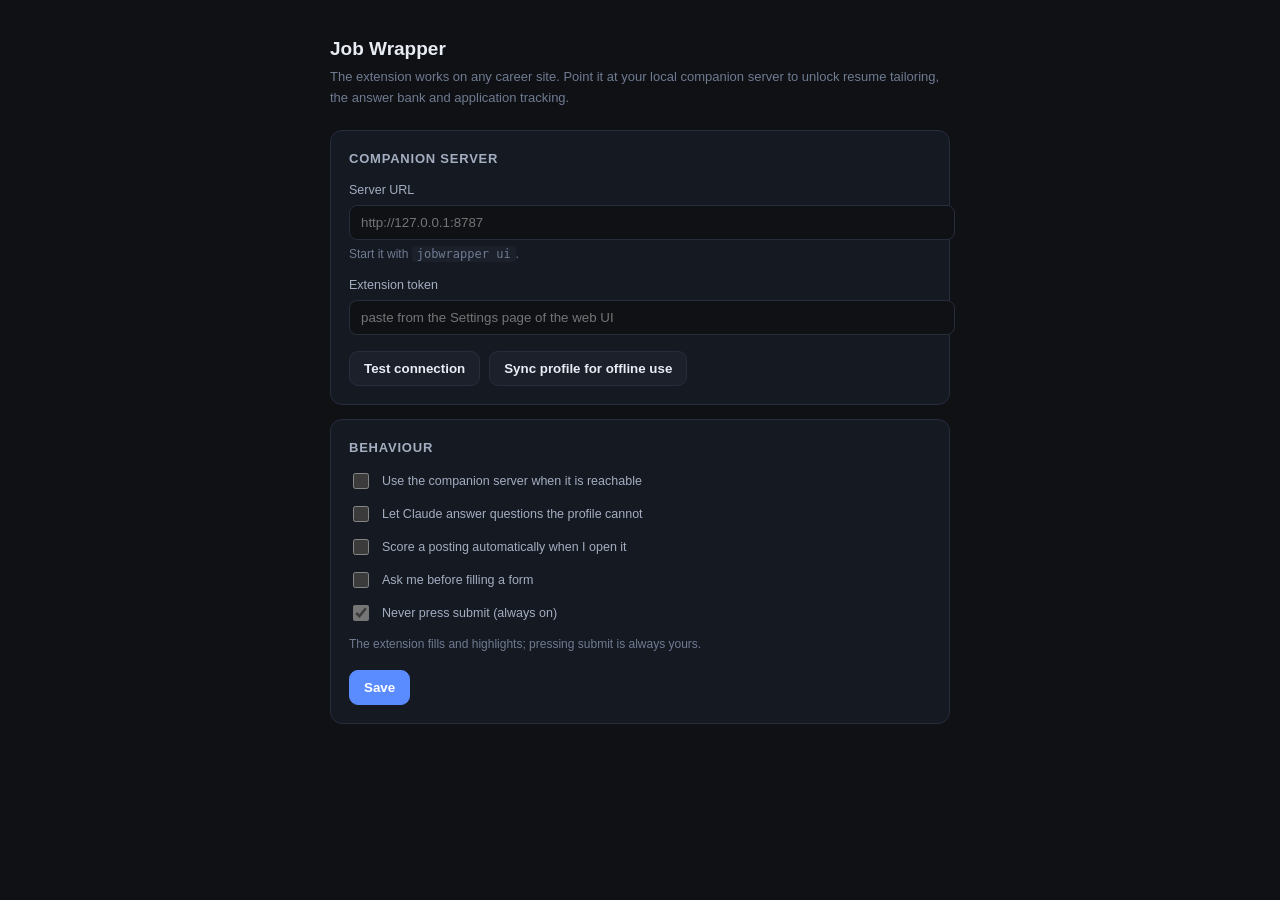
<file: extension/options/options.html>
<!doctype html>
<meta charset="utf-8">
<title>Job Wrapper - settings</title>
<style>
  :root { color-scheme: dark; }
  body { margin: 0; background: #0f1115; color: #e8ecf3; font: 14px/1.55 -apple-system,
         BlinkMacSystemFont, "Segoe UI", sans-serif; }
  .wrap { max-width: 620px; margin: 0 auto; padding: 34px 24px 60px; }
  h1 { font-size: 19px; margin: 0 0 4px; }
  .sub { color: #6f7b91; margin-bottom: 22px; font-size: 13px; }
  .card { background: #151922; border: 1px solid #262d3b; border-radius: 12px; padding: 18px;
          margin-bottom: 14px; }
  h2 { font-size: 13px; text-transform: uppercase; letter-spacing: .06em; color: #a4aec1;
       margin: 0 0 12px; }
  label { display: block; font-size: 12.5px; color: #a4aec1; margin: 12px 0 5px; }
  input[type=text], input[type=password] { width: 100%; padding: 9px 11px; border-radius: 8px;
    background: #0f1115; border: 1px solid #262d3b; color: #e8ecf3; }
  input:focus { outline: none; border-color: #5b8cff; box-shadow: 0 0 0 3px rgba(91,140,255,.16); }
  .toggle { display: flex; align-items: center; gap: 10px; margin: 11px 0; font-size: 13px; }
  .toggle input { width: 16px; height: 16px; accent-color: #5b8cff; }
  .row { display: flex; gap: 9px; margin-top: 16px; }
  button { padding: 9px 14px; border-radius: 9px; border: 1px solid #262d3b; background: #1b202b;
    color: #e8ecf3; cursor: pointer; font-weight: 600; }
  button.primary { background: #5b8cff; border-color: #5b8cff; color: #fff; }
  .status { margin-top: 12px; font-size: 13px; padding: 9px 12px; border-radius: 8px;
    background: #1b202b; border-left: 3px solid #5b8cff; }
  .status.bad { border-left-color: #e05f5f; } .status.good { border-left-color: #3fb984; }
  .hint { color: #6f7b91; font-size: 12px; margin-top: 5px; }
  code { background: #1b202b; padding: 1px 5px; border-radius: 4px; font-size: 12px; }
</style>
<div class="wrap">
  <h1>Job Wrapper</h1>
  <div class="sub">The extension works on any career site. Point it at your local companion
    server to unlock resume tailoring, the answer bank and application tracking.</div>

  <div class="card">
    <h2>Companion server</h2>
    <label for="serverUrl">Server URL</label>
    <input type="text" id="serverUrl" placeholder="http://127.0.0.1:8787">
    <div class="hint">Start it with <code>jobwrapper ui</code>.</div>
    <label for="token">Extension token</label>
    <input type="password" id="token" placeholder="paste from the Settings page of the web UI">
    <div class="row">
      <button id="test">Test connection</button>
      <button id="sync">Sync profile for offline use</button>
    </div>
    <div id="status" class="status" hidden></div>
  </div>

  <div class="card">
    <h2>Behaviour</h2>
    <div class="toggle"><input type="checkbox" id="useServer"><label for="useServer" style="margin:0">
      Use the companion server when it is reachable</label></div>
    <div class="toggle"><input type="checkbox" id="useLLM"><label for="useLLM" style="margin:0">
      Let Claude answer questions the profile cannot</label></div>
    <div class="toggle"><input type="checkbox" id="autoAnalyze"><label for="autoAnalyze" style="margin:0">
      Score a posting automatically when I open it</label></div>
    <div class="toggle"><input type="checkbox" id="confirmBeforeFill"><label for="confirmBeforeFill" style="margin:0">
      Ask me before filling a form</label></div>
    <div class="toggle"><input type="checkbox" id="neverSubmit" disabled checked><label for="neverSubmit" style="margin:0">
      Never press submit (always on)</label></div>
    <div class="hint">The extension fills and highlights; pressing submit is always yours.</div>
    <div class="row"><button class="primary" id="save">Save</button></div>
  </div>
</div>
<script src="options.js"></script>
</file>
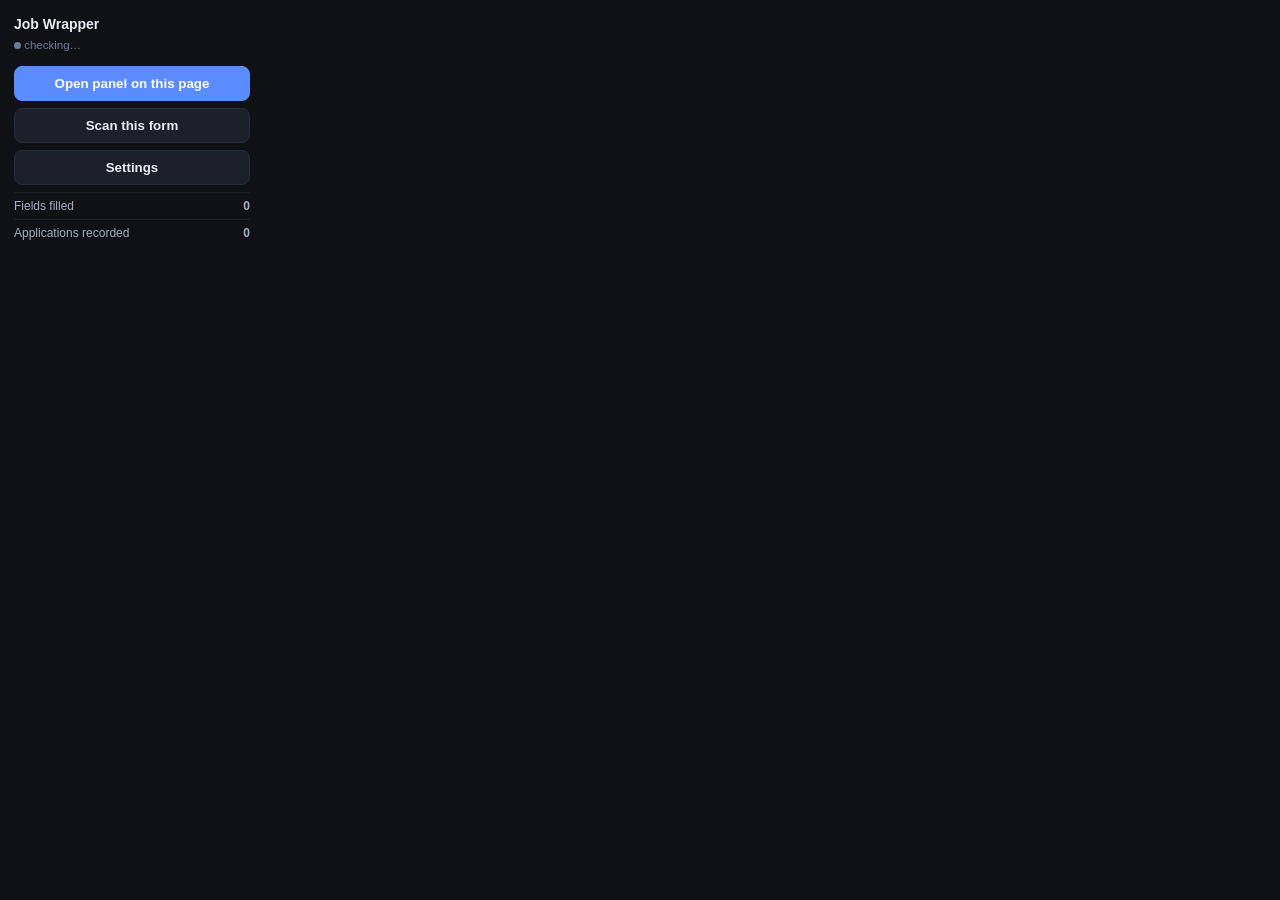
<file: extension/popup/popup.html>
<!doctype html>
<meta charset="utf-8">
<style>
  body { width: 264px; margin: 0; background: #0f1115; color: #e8ecf3;
         font: 13px/1.5 -apple-system, BlinkMacSystemFont, "Segoe UI", sans-serif; }
  .p { padding: 14px; }
  h1 { font-size: 14px; margin: 0 0 2px; }
  .sub { color: #6f7b91; font-size: 11.5px; margin-bottom: 12px; }
  button { width: 100%; padding: 9px; margin-bottom: 7px; border-radius: 8px; border: 1px solid #262d3b;
    background: #1b202b; color: #e8ecf3; cursor: pointer; font-weight: 600; }
  button.primary { background: #5b8cff; border-color: #5b8cff; color: #fff; }
  .stat { display: flex; justify-content: space-between; color: #a4aec1; font-size: 12px;
          padding: 4px 0; border-top: 1px solid #1b202b; }
  .dot { display: inline-block; width: 7px; height: 7px; border-radius: 50%; background: #6f7b91; }
  .dot.on { background: #3fb984; } .dot.off { background: #e05f5f; }
</style>
<div class="p">
  <h1>Job Wrapper</h1>
  <div class="sub"><span class="dot" id="dot"></span> <span id="server">checking…</span></div>
  <button class="primary" id="panel">Open panel on this page</button>
  <button id="scan">Scan this form</button>
  <button id="options">Settings</button>
  <div class="stat"><span>Fields filled</span><b id="filled">0</b></div>
  <div class="stat"><span>Applications recorded</span><b id="apps">0</b></div>
</div>
<script src="popup.js"></script>
</file>
